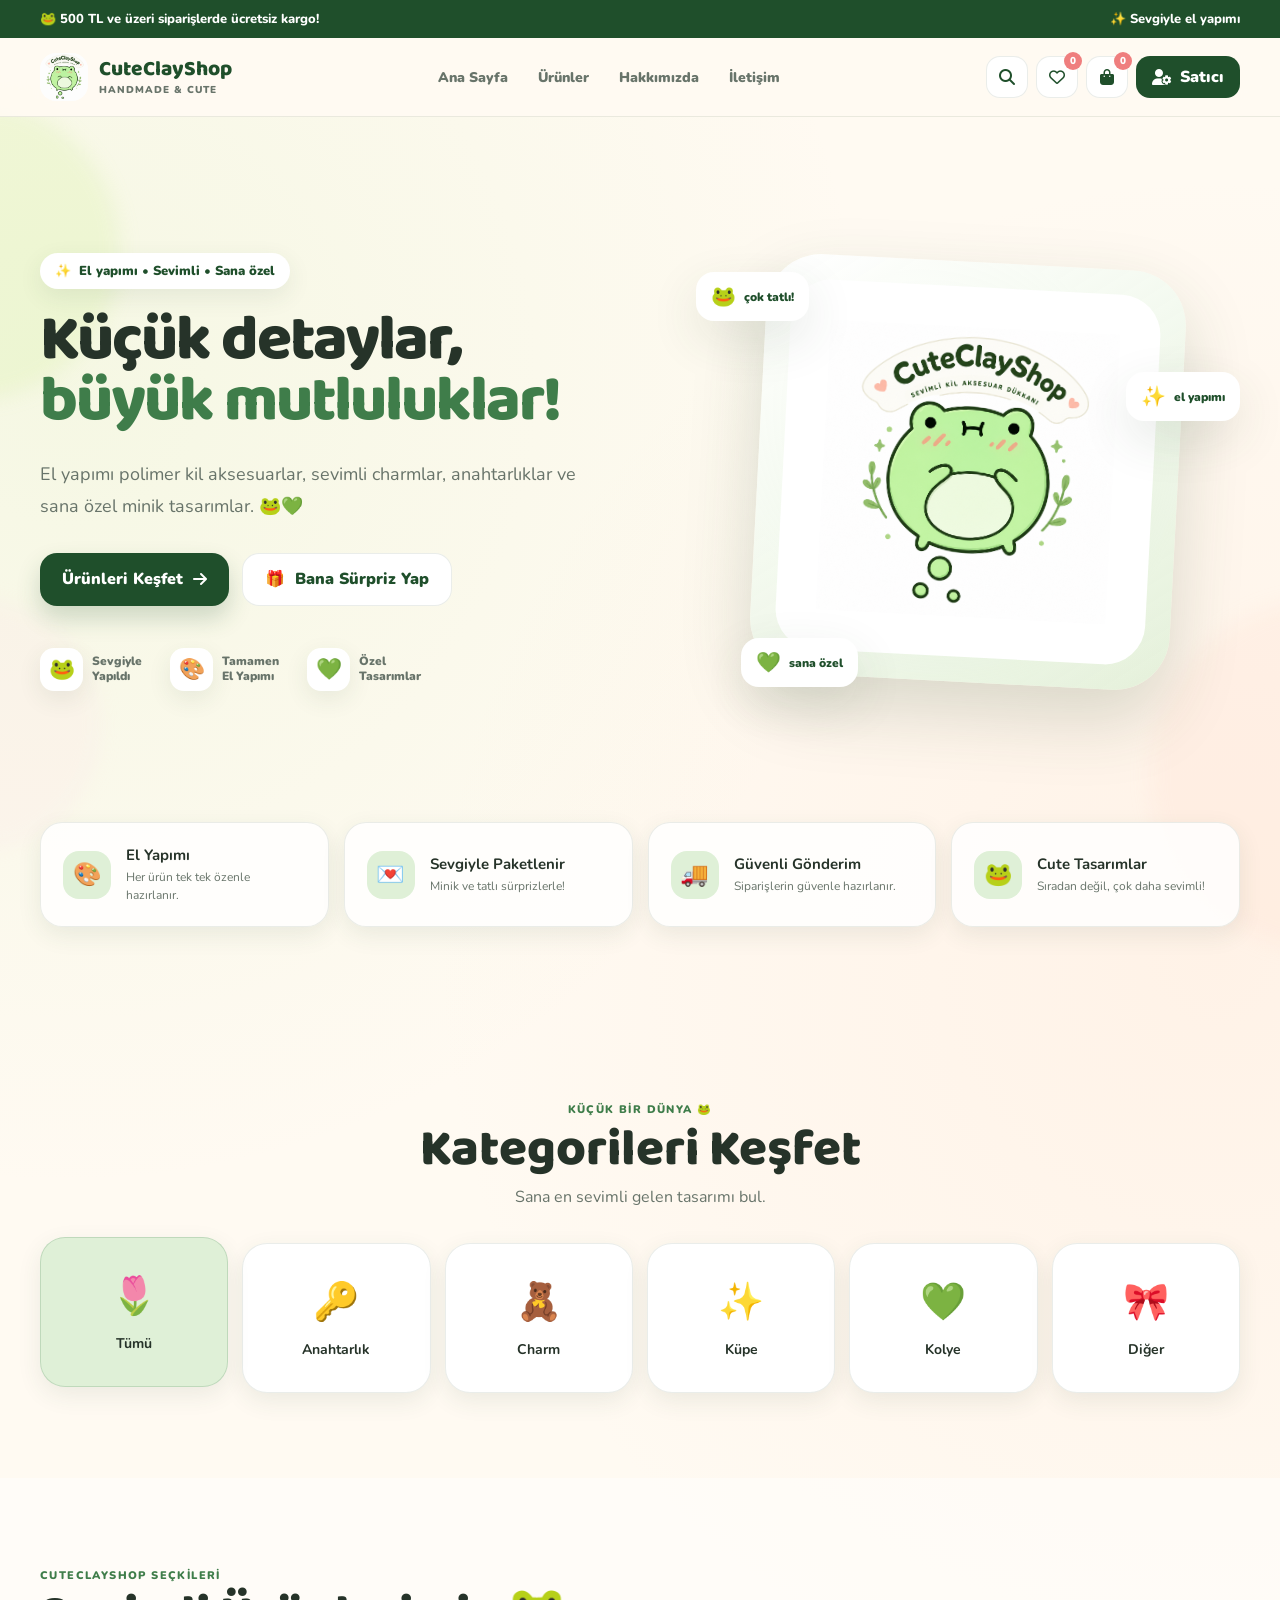
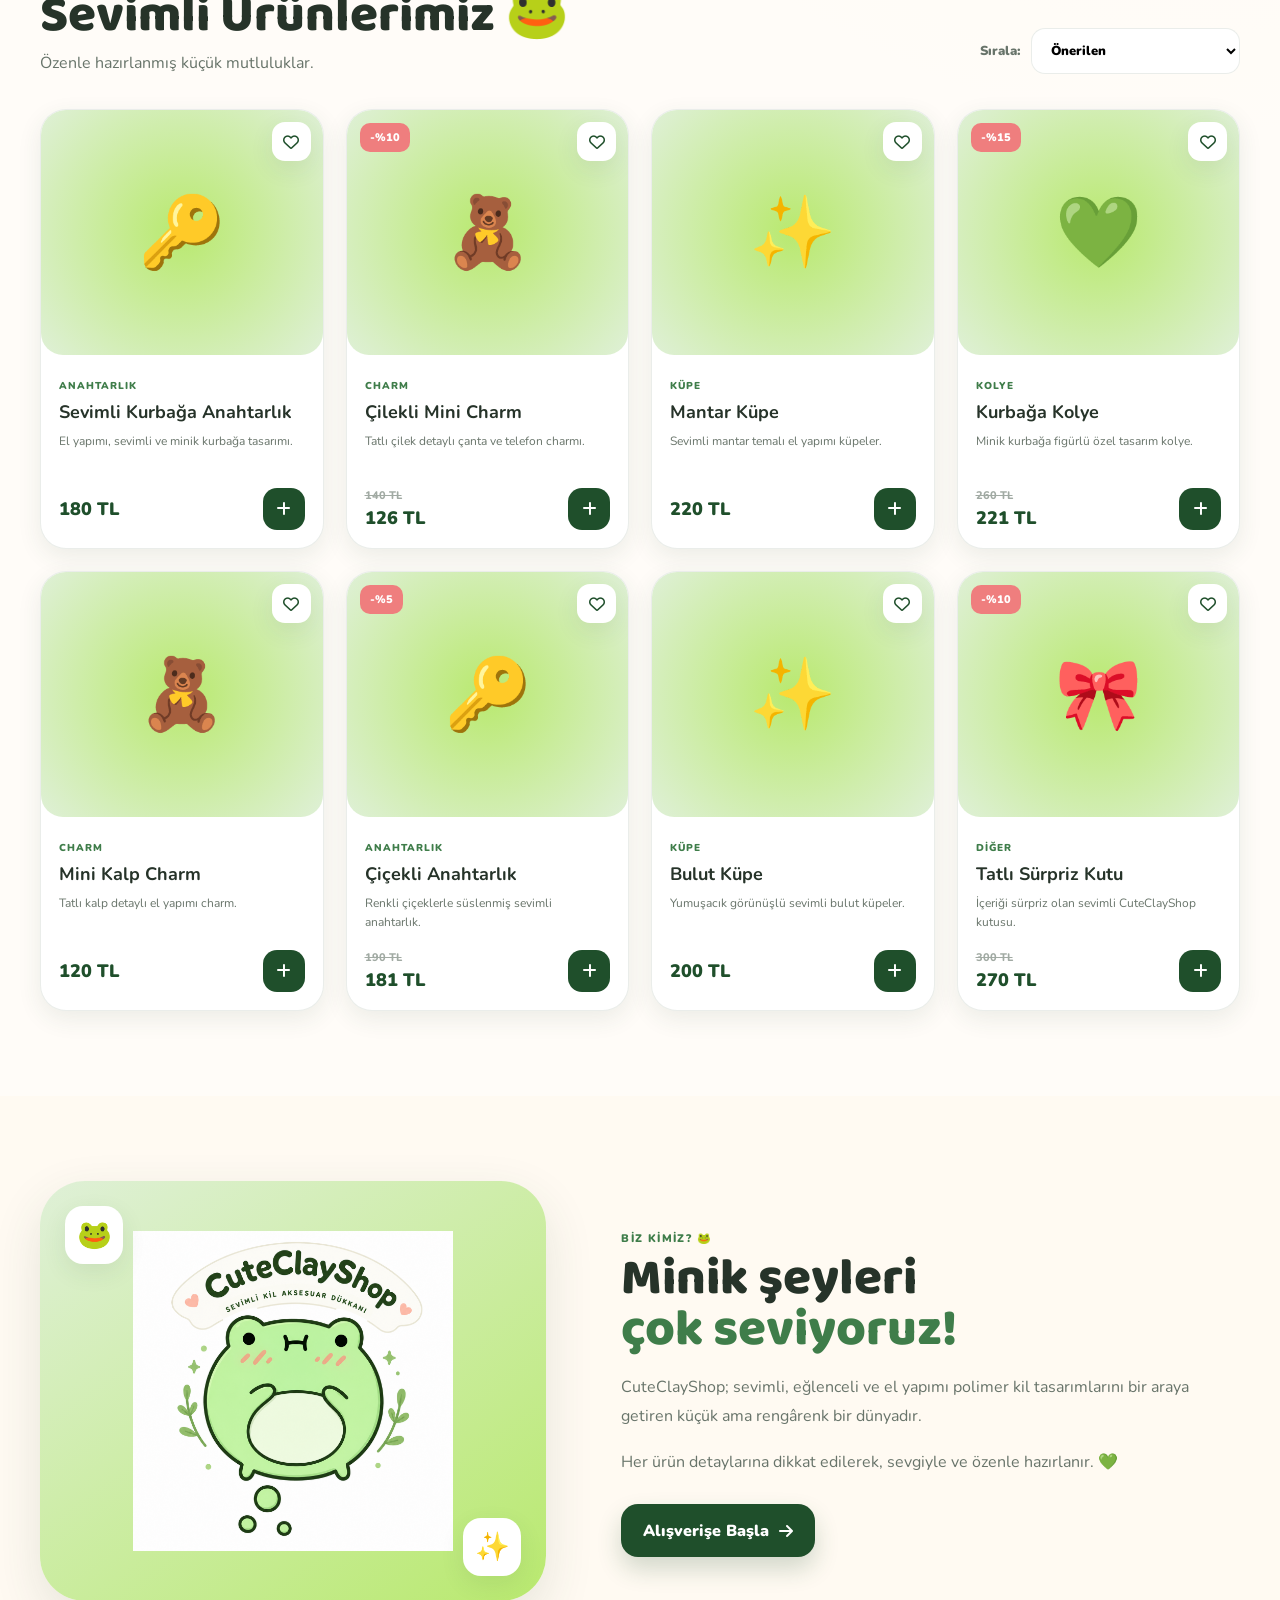
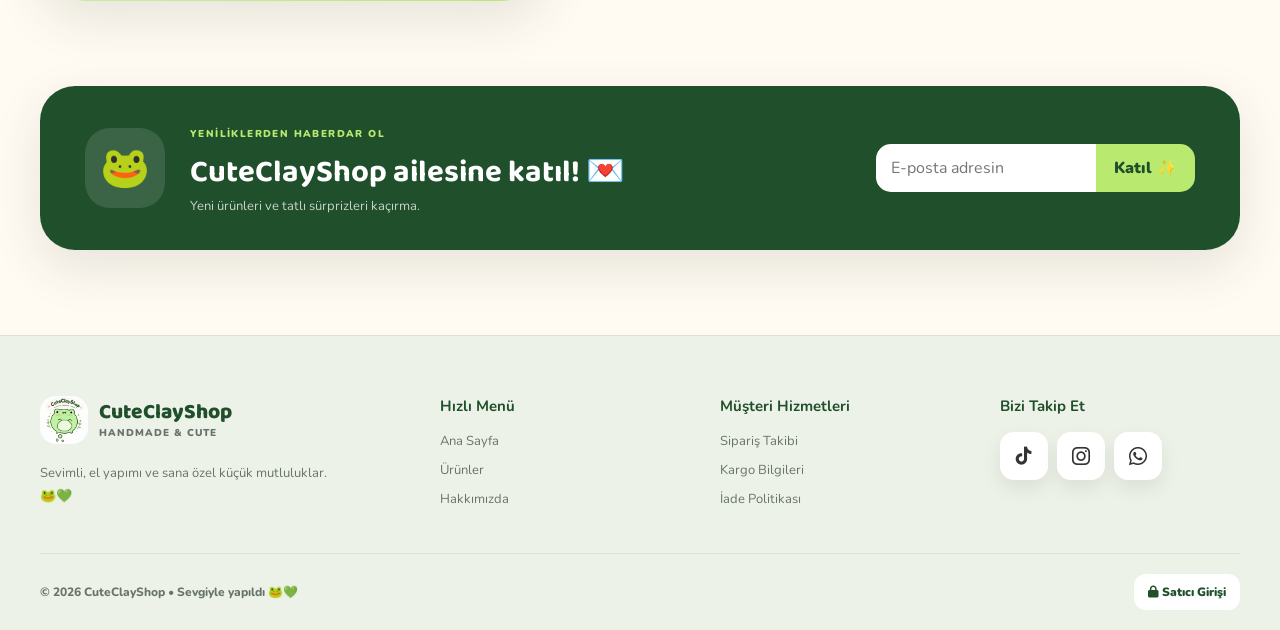
<file: index.html>
<!DOCTYPE html>
<html lang="tr">
<head>
    <meta charset="UTF-8">

    <meta
        name="viewport"
        content="width=device-width, initial-scale=1.0"
    >

    <title>CuteClayShop | Handmade & Cute</title>

    <link
        rel="preconnect"
        href="https://fonts.googleapis.com"
    >

    <link
        rel="preconnect"
        href="https://fonts.gstatic.com"
        crossorigin
    >

    <link
        href="https://fonts.googleapis.com/css2?family=Baloo+2:wght@400;500;600;700;800&family=Nunito:wght@400;500;600;700;800;900&display=swap"
        rel="stylesheet"
    >

    <link
        rel="stylesheet"
        href="https://cdnjs.cloudflare.com/ajax/libs/font-awesome/6.7.2/css/all.min.css"
    >

    <link rel="stylesheet" href="style.css">
</head>

<body>

    <!-- =========================
         ARKA PLAN
    ========================== -->

    <div class="background-shape shape-one"></div>
    <div class="background-shape shape-two"></div>
    <div class="background-shape shape-three"></div>


    <!-- =========================
         ÜST BİLGİ
    ========================== -->

    <div class="announcement-bar">
        <div class="container announcement-content">
            <span>🐸 500 TL ve üzeri siparişlerde ücretsiz kargo!</span>
            <span>✨ Sevgiyle el yapımı</span>
        </div>
    </div>


    <!-- =========================
         HEADER
    ========================== -->

    <header class="site-header">

        <div class="container header-inner">

            <a
                href="#anasayfa"
                class="brand"
            >
                <img
                    src="Sevimli Kil Aksesuar Dükkanı Logosu (4).png"
                    alt="CuteClayShop Logo"
                >

                <div class="brand-text">
                    <strong>CuteClayShop</strong>
                    <span>handmade & cute</span>
                </div>
            </a>


            <nav class="desktop-nav">
                <a href="#anasayfa">Ana Sayfa</a>
                <a href="#urunler">Ürünler</a>
                <a href="#hakkimizda">Hakkımızda</a>
                <a href="#iletisim">İletişim</a>
            </nav>


            <div class="header-actions">

                <button
                    class="header-action"
                    id="searchBtn"
                    type="button"
                    aria-label="Ara"
                >
                    <i class="fa-solid fa-magnifying-glass"></i>
                </button>


                <button
                    class="header-action"
                    id="favoritesBtn"
                    type="button"
                    aria-label="Favoriler"
                >
                    <i class="fa-regular fa-heart"></i>

                    <span
                        class="count-badge"
                        id="favoriteCount"
                    >
                        0
                    </span>
                </button>


                <button
                    class="header-action cart-action"
                    id="cartBtn"
                    type="button"
                    aria-label="Sepet"
                >
                    <i class="fa-solid fa-bag-shopping"></i>

                    <span
                        class="count-badge"
                        id="cartCount"
                    >
                        0
                    </span>
                </button>


                <button
                    class="seller-button"
                    id="sellerOpenBtn"
                    type="button"
                >
                    <i class="fa-solid fa-user-gear"></i>
                    <span>Satıcı</span>
                </button>


                <button
                    class="mobile-menu-button"
                    id="mobileMenuBtn"
                    type="button"
                    aria-label="Menü"
                >
                    <i class="fa-solid fa-bars"></i>
                </button>

            </div>

        </div>

    </header>


    <!-- =========================
         MOBİL MENÜ
    ========================== -->

    <div
        class="mobile-menu-overlay"
        id="mobileMenuOverlay"
    ></div>


    <aside
        class="mobile-menu"
        id="mobileMenu"
    >

        <div class="mobile-menu-top">

            <strong>Menü 🐸</strong>

            <button
                id="closeMobileMenu"
                type="button"
            >
                ✕
            </button>

        </div>


        <a href="#anasayfa" class="mobile-nav-link">🏡 Ana Sayfa</a>
        <a href="#urunler" class="mobile-nav-link">🛍️ Ürünler</a>
        <a href="#hakkimizda" class="mobile-nav-link">🐸 Hakkımızda</a>
        <a href="#iletisim" class="mobile-nav-link">💌 İletişim</a>

    </aside>


    <!-- =========================
         ARAMA
    ========================== -->

    <div
        class="modal search-modal"
        id="searchModal"
    >

        <div class="search-modal-box">

            <button
                class="modal-close"
                data-close="searchModal"
                type="button"
            >
                ✕
            </button>


            <span class="eyebrow">
                NE ARIYORSUN? 🔎
            </span>


            <h2>Sevimli bir şey bulalım!</h2>


            <div class="search-input-wrapper">

                <i class="fa-solid fa-magnifying-glass"></i>

                <input
                    type="text"
                    id="searchInput"
                    placeholder="Örn: kurbağa, charm, anahtarlık..."
                >

            </div>


            <div
                class="search-results"
                id="searchResults"
            ></div>

        </div>

    </div>


    <!-- =========================
         ANA SAYFA
    ========================== -->

    <main id="anasayfa">


        <!-- HERO -->

        <section class="hero-section">

            <div class="container hero-grid">


                <div class="hero-content">

                    <div class="hero-pill">
                        <span>✨</span>
                        El yapımı • Sevimli • Sana özel
                    </div>


                    <h1>
                        Küçük detaylar,
                        <span>büyük mutluluklar!</span>
                    </h1>


                    <p>
                        El yapımı polimer kil aksesuarlar, sevimli charmlar,
                        anahtarlıklar ve sana özel minik tasarımlar. 🐸💚
                    </p>


                    <div class="hero-buttons">

                        <a
                            href="#urunler"
                            class="primary-button"
                        >
                            Ürünleri Keşfet
                            <i class="fa-solid fa-arrow-right"></i>
                        </a>


                        <button
                            class="secondary-button"
                            id="surpriseBtn"
                            type="button"
                        >
                            <span>🎁</span>
                            Bana Sürpriz Yap
                        </button>

                    </div>


                    <div class="hero-stats">

                        <div>
                            <strong>🐸</strong>
                            <span>Sevgiyle<br>Yapıldı</span>
                        </div>

                        <div>
                            <strong>🎨</strong>
                            <span>Tamamen<br>El Yapımı</span>
                        </div>

                        <div>
                            <strong>💚</strong>
                            <span>Özel<br>Tasarımlar</span>
                        </div>

                    </div>

                </div>


                <div class="hero-art">

                    <div class="hero-glow"></div>


                    <div class="hero-main-card">

                        <div class="hero-logo-box">

                            <img
                                src="Sevimli Kil Aksesuar Dükkanı Logosu (4).png"
                                alt="CuteClayShop"
                            >

                        </div>

                    </div>


                    <div class="floating-bubble bubble-one">
                        🐸
                        <span>çok tatlı!</span>
                    </div>


                    <div class="floating-bubble bubble-two">
                        ✨
                        <span>el yapımı</span>
                    </div>


                    <div class="floating-bubble bubble-three">
                        💚
                        <span>sana özel</span>
                    </div>

                </div>


            </div>

        </section>


        <!-- ÖZELLİKLER -->

        <section class="features-section">

            <div class="container features-grid">

                <div class="feature-card">
                    <div class="feature-icon">🎨</div>

                    <div>
                        <h3>El Yapımı</h3>
                        <p>Her ürün tek tek özenle hazırlanır.</p>
                    </div>
                </div>


                <div class="feature-card">
                    <div class="feature-icon">💌</div>

                    <div>
                        <h3>Sevgiyle Paketlenir</h3>
                        <p>Minik ve tatlı sürprizlerle!</p>
                    </div>
                </div>


                <div class="feature-card">
                    <div class="feature-icon">🚚</div>

                    <div>
                        <h3>Güvenli Gönderim</h3>
                        <p>Siparişlerin güvenle hazırlanır.</p>
                    </div>
                </div>


                <div class="feature-card">
                    <div class="feature-icon">🐸</div>

                    <div>
                        <h3>Cute Tasarımlar</h3>
                        <p>Sıradan değil, çok daha sevimli!</p>
                    </div>
                </div>

            </div>

        </section>


        <!-- KATEGORİLER -->

        <section class="categories-section">

            <div class="container">

                <div class="section-heading center-heading">

                    <span class="eyebrow">
                        KÜÇÜK BİR DÜNYA 🐸
                    </span>

                    <h2>Kategorileri Keşfet</h2>

                    <p>
                        Sana en sevimli gelen tasarımı bul.
                    </p>

                </div>


                <div class="category-grid">

                    <button
                        class="category-card active-category"
                        data-category="all"
                        type="button"
                    >
                        <span class="category-emoji">🌷</span>
                        <strong>Tümü</strong>
                    </button>


                    <button
                        class="category-card"
                        data-category="Anahtarlık"
                        type="button"
                    >
                        <span class="category-emoji">🔑</span>
                        <strong>Anahtarlık</strong>
                    </button>


                    <button
                        class="category-card"
                        data-category="Charm"
                        type="button"
                    >
                        <span class="category-emoji">🧸</span>
                        <strong>Charm</strong>
                    </button>


                    <button
                        class="category-card"
                        data-category="Küpe"
                        type="button"
                    >
                        <span class="category-emoji">✨</span>
                        <strong>Küpe</strong>
                    </button>


                    <button
                        class="category-card"
                        data-category="Kolye"
                        type="button"
                    >
                        <span class="category-emoji">💚</span>
                        <strong>Kolye</strong>
                    </button>


                    <button
                        class="category-card"
                        data-category="Diğer"
                        type="button"
                    >
                        <span class="category-emoji">🎀</span>
                        <strong>Diğer</strong>
                    </button>

                </div>

            </div>

        </section>


        <!-- ÜRÜNLER -->

        <section
            class="products-section"
            id="urunler"
        >

            <div class="container">

                <div class="section-heading products-heading">

                    <div>

                        <span class="eyebrow">
                            CUTECLAYSHOP SEÇKİLERİ
                        </span>

                        <h2>Sevimli Ürünlerimiz 🐸</h2>

                        <p>
                            Özenle hazırlanmış küçük mutluluklar.
                        </p>

                    </div>


                    <div class="sort-wrapper">

                        <label for="sortSelect">
                            Sırala:
                        </label>

                        <select id="sortSelect">
                            <option value="default">Önerilen</option>
                            <option value="low">Fiyat: Düşükten Yükseğe</option>
                            <option value="high">Fiyat: Yüksekten Düşüğe</option>
                            <option value="new">En Yeniler</option>
                        </select>

                    </div>

                </div>


                <div
                    class="product-grid"
                    id="productGrid"
                ></div>


                <div
                    class="empty-state hidden"
                    id="emptyProducts"
                >
                    <div>🐸</div>
                    <h3>Burada henüz ürün yok!</h3>
                    <p>Yeni tatlı ürünler yakında eklenecek.</p>
                </div>

            </div>

        </section>


        <!-- HAKKIMIZDA -->

        <section
            class="about-section"
            id="hakkimizda"
        >

            <div class="container about-grid">

                <div class="about-image-card">

                    <div class="about-image-decoration decoration-a">
                        🐸
                    </div>

                    <div class="about-image-decoration decoration-b">
                        ✨
                    </div>


                    <img
                        src="Sevimli Kil Aksesuar Dükkanı Logosu (4).png"
                        alt="CuteClayShop"
                    >

                </div>


                <div class="about-content">

                    <span class="eyebrow">
                        BİZ KİMİZ? 🐸
                    </span>


                    <h2>
                        Minik şeyleri
                        <span>çok seviyoruz!</span>
                    </h2>


                    <p>
                        CuteClayShop; sevimli, eğlenceli ve el yapımı
                        polimer kil tasarımlarını bir araya getiren
                        küçük ama rengârenk bir dünyadır.
                    </p>


                    <p>
                        Her ürün detaylarına dikkat edilerek,
                        sevgiyle ve özenle hazırlanır. 💚
                    </p>


                    <button
                        class="primary-button"
                        id="aboutShopBtn"
                        type="button"
                    >
                        Alışverişe Başla
                        <i class="fa-solid fa-arrow-right"></i>
                    </button>

                </div>

            </div>

        </section>


        <!-- NEWSLETTER -->

        <section class="newsletter-section">

            <div class="container newsletter-box">

                <div class="newsletter-icon">
                    🐸
                </div>


                <div class="newsletter-content">

                    <span>YENİLİKLERDEN HABERDAR OL</span>

                    <h2>
                        CuteClayShop ailesine katıl! 💌
                    </h2>

                    <p>
                        Yeni ürünleri ve tatlı sürprizleri kaçırma.
                    </p>

                </div>


                <form id="newsletterForm">

                    <input
                        type="email"
                        id="newsletterEmail"
                        placeholder="E-posta adresin"
                        required
                    >

                    <button type="submit">
                        Katıl ✨
                    </button>

                </form>

            </div>

        </section>

    </main>


    <!-- =========================
         FOOTER
    ========================== -->

    <footer
        class="site-footer"
        id="iletisim"
    >

        <div class="container footer-grid">


            <div class="footer-brand">

                <div class="brand footer-logo">

                    <img
                        src="Sevimli Kil Aksesuar Dükkanı Logosu (4).png"
                        alt="CuteClayShop"
                    >

                    <div class="brand-text">
                        <strong>CuteClayShop</strong>
                        <span>handmade & cute</span>
                    </div>

                </div>


                <p>
                    Sevimli, el yapımı ve sana özel küçük mutluluklar. 🐸💚
                </p>

            </div>


            <div class="footer-column">

                <h3>Hızlı Menü</h3>

                <a href="#anasayfa">Ana Sayfa</a>
                <a href="#urunler">Ürünler</a>
                <a href="#hakkimizda">Hakkımızda</a>

            </div>


            <div class="footer-column">

                <h3>Müşteri Hizmetleri</h3>

                <button
                    class="footer-text-button"
                    id="orderTrackingBtn"
                    type="button"
                >
                    Sipariş Takibi
                </button>

                <button
                    class="footer-text-button"
                    id="shippingInfoBtn"
                    type="button"
                >
                    Kargo Bilgileri
                </button>

                <button
                    class="footer-text-button"
                    id="returnPolicyBtn"
                    type="button"
                >
                    İade Politikası
                </button>

            </div>


            <div class="footer-column">

                <h3>Bizi Takip Et</h3>

                <div class="social-buttons">

                    <a
                        class="social-button"
                        href="https://www.tiktok.com/@cuteclayshop?_r=1&_t=ZS-99Enxvj0Cvd"
                        target="_blank"
                        rel="noopener"
                        aria-label="TikTok"
                    >
                        <i class="fa-brands fa-tiktok"></i>
                    </a>


                    <button
                        class="social-button"
                        id="instagramBtn"
                        type="button"
                        aria-label="Instagram"
                    >
                        <i class="fa-brands fa-instagram"></i>
                    </button>


                    <button
                        class="social-button"
                        id="whatsappBtn"
                        type="button"
                        aria-label="WhatsApp"
                    >
                        <i class="fa-brands fa-whatsapp"></i>
                    </button>

                </div>

            </div>

        </div>


        <div class="container footer-bottom">

            <span>
                © 2026 CuteClayShop • Sevgiyle yapıldı 🐸💚
            </span>


            <button
                id="footerSellerBtn"
                type="button"
            >
                <i class="fa-solid fa-lock"></i>
                Satıcı Girişi
            </button>

        </div>

    </footer>


    <!-- =========================
         SEPET
    ========================== -->

    <div
        class="cart-overlay"
        id="cartOverlay"
    ></div>


    <aside
        class="cart-sidebar"
        id="cartSidebar"
    >

        <div class="cart-header">

            <div>
                <span class="eyebrow">ALIŞVERİŞİN 🐸</span>
                <h2>Sepetin</h2>
            </div>


            <button
                id="closeCart"
                type="button"
            >
                ✕
            </button>

        </div>


        <div
            class="cart-items"
            id="cartItems"
        ></div>


        <div
            class="cart-empty"
            id="cartEmpty"
        >
            <div>🛒</div>
            <h3>Sepetin şu an boş!</h3>
            <p>Biraz sevimli ürün eklemeye ne dersin?</p>
        </div>


        <div class="cart-footer">

            <div class="coupon-box">

                <input
                    type="text"
                    id="couponInput"
                    placeholder="İndirim kodu"
                >

                <button
                    id="applyCoupon"
                    type="button"
                >
                    Uygula
                </button>

            </div>


            <div class="cart-price-row">
                <span>Ara Toplam</span>
                <strong id="cartSubtotal">0 TL</strong>
            </div>


            <div class="cart-price-row">
                <span>İndirim</span>
                <strong id="cartDiscount">0 TL</strong>
            </div>


            <div class="cart-price-row total-row">
                <span>Toplam</span>
                <strong id="cartTotal">0 TL</strong>
            </div>


            <button
                class="checkout-button"
                id="checkoutBtn"
                type="button"
            >
                Ödemeye Geç 💳
            </button>

        </div>

    </aside>


    <!-- FAVORİLER -->

    <div
        class="modal"
        id="favoritesModal"
    >

        <div class="modal-box favorites-box">

            <button
                class="modal-close"
                data-close="favoritesModal"
                type="button"
            >
                ✕
            </button>


            <span class="eyebrow">
                SENİN SEÇTİKLERİN 💚
            </span>


            <h2>Favorilerim</h2>


            <div
                class="favorite-list"
                id="favoriteList"
            ></div>

        </div>

    </div>


    <!-- ÜRÜN DETAY -->

    <div
        class="modal"
        id="productModal"
    >

        <div class="modal-box product-detail-modal">

            <button
                class="modal-close"
                data-close="productModal"
                type="button"
            >
                ✕
            </button>


            <div
                id="quickProductContent"
                class="quick-product-content"
            ></div>

        </div>

    </div>


    <!-- ÖDEME -->

    <div
        class="modal"
        id="checkoutModal"
    >

        <div class="modal-box checkout-modal-box">

            <button
                class="modal-close"
                data-close="checkoutModal"
                type="button"
            >
                ✕
            </button>


            <span class="eyebrow">
                SON BİR ADIM 🐸
            </span>


            <h2>Sipariş Bilgileri</h2>


            <form id="checkoutForm">

                <div class="form-row">

                    <div class="form-group">
                        <label for="customerName">Ad Soyad</label>

                        <input
                            type="text"
                            id="customerName"
                            required
                        >
                    </div>


                    <div class="form-group">
                        <label for="customerPhone">Telefon</label>

                        <input
                            type="tel"
                            id="customerPhone"
                            required
                        >
                    </div>

                </div>


                <div class="form-group">
                    <label for="customerEmail">E-posta</label>

                    <input
                        type="email"
                        id="customerEmail"
                        required
                    >
                </div>


                <div class="form-group">
                    <label for="customerAddress">Teslimat Adresi</label>

                    <textarea
                        id="customerAddress"
                        required
                    ></textarea>
                </div>


                <div class="payment-area">

                    <h3>Ödeme Yöntemi</h3>


                    <label class="payment-option active-payment">

                        <input
                            type="radio"
                            name="payment"
                            value="Kapıda Ödeme"
                            checked
                        >

                        <span>💵 Kapıda Ödeme</span>

                    </label>


                    <label class="payment-option">

                        <input
                            type="radio"
                            name="payment"
                            value="Kart ile Ödeme"
                        >

                        <span>💳 Kart ile Ödeme</span>

                    </label>

                </div>


                <div
                    class="card-info hidden"
                    id="cardInfo"
                >

                    <div class="form-group">
                        <label for="cardName">Kart Üzerindeki İsim</label>
                        <input type="text" id="cardName">
                    </div>


                    <div class="form-group">
                        <label for="cardNumber">Kart Numarası</label>

                        <input
                            type="text"
                            id="cardNumber"
                            maxlength="19"
                            placeholder="0000 0000 0000 0000"
                        >
                    </div>


                    <div class="form-row">

                        <div class="form-group">
                            <label for="cardDate">Son Kullanma</label>

                            <input
                                type="text"
                                id="cardDate"
                                placeholder="AA/YY"
                            >
                        </div>


                        <div class="form-group">
                            <label for="cardCVV">CVV</label>

                            <input
                                type="password"
                                id="cardCVV"
                                maxlength="3"
                            >
                        </div>

                    </div>

                </div>


                <button
                    class="complete-order-button"
                    type="submit"
                >
                    Siparişi Tamamla 🐸💚
                </button>

            </form>

        </div>

    </div>


    <!-- SATICI GİRİŞ -->

    <div
        class="modal"
        id="sellerLoginModal"
    >

        <div class="modal-box seller-login-box">

            <button
                class="modal-close"
                data-close="sellerLoginModal"
                type="button"
            >
                ✕
            </button>


            <img
                class="seller-login-logo"
                src="Sevimli Kil Aksesuar Dükkanı Logosu (4).png"
                alt="CuteClayShop"
            >


            <span class="eyebrow">
                SADECE MAĞAZA SAHİBİ 🐸
            </span>


            <h2>Satıcı Girişi</h2>


            <p>
                CuteClayShop yönetim paneline giriş yap.
            </p>


            <form id="sellerLoginForm">

                <div class="form-group">

                    <label for="sellerUsername">
                        Kullanıcı Adı
                    </label>

                    <input
                        type="text"
                        id="sellerUsername"
                        required
                    >

                </div>


                <div class="form-group">

                    <label for="sellerPassword">
                        Şifre
                    </label>

                    <input
                        type="password"
                        id="sellerPassword"
                        required
                    >

                </div>


                <button
                    class="seller-login-submit"
                    type="submit"
                >
                    Yönetim Paneline Gir →
                </button>

            </form>

        </div>

    </div>


    <!-- =========================
         SATICI PANELİ
    ========================== -->

    <div
        class="seller-dashboard"
        id="sellerDashboard"
    >

        <aside class="dashboard-sidebar">


            <div class="dashboard-brand">

                <img
                    src="Sevimli Kil Aksesuar Dükkanı Logosu (4).png"
                    alt="CuteClayShop"
                >

                <strong>CuteClayShop</strong>

            </div>


            <div class="dashboard-owner">

                <div class="owner-avatar">🐸</div>

                <div>
                    <strong>Mağaza Sahibi</strong>
                    <span>Yönetici</span>
                </div>

            </div>


            <div class="dashboard-menu">

                <button
                    class="dashboard-nav active-dashboard-nav"
                    data-panel="overview"
                    type="button"
                >
                    📊 Genel Bakış
                </button>


                <button
                    class="dashboard-nav"
                    data-panel="products"
                    type="button"
                >
                    🛍️ Ürünler
                </button>


                <button
                    class="dashboard-nav"
                    data-panel="orders"
                    type="button"
                >
                    📦 Siparişler
                </button>


                <button
                    class="dashboard-nav"
                    data-panel="discounts"
                    type="button"
                >
                    🏷️ İndirimler
                </button>


                <!-- =========================
                     YENİ AYARLAR KATEGORİSİ
                ========================== -->

                <button
                    class="dashboard-nav"
                    data-panel="settings"
                    type="button"
                >
                    ⚙️ Ayarlar
                </button>

            </div>


            <div class="dashboard-sidebar-bottom">

                <button
                    id="goShopBtn"
                    type="button"
                >
                    🏡 Mağazaya Dön
                </button>


                <button
                    id="sellerLogoutBtn"
                    type="button"
                >
                    🚪 Çıkış Yap
                </button>

            </div>

        </aside>


        <main class="dashboard-main">


            <!-- GENEL BAKIŞ -->

            <section
                class="dashboard-panel active-panel"
                id="overviewPanel"
            >

                <div class="dashboard-title-row">

                    <div>
                        <span class="eyebrow">HOŞ GELDİN 🐸</span>
                        <h1>CuteClayShop Yönetimi</h1>
                    </div>


                    <button
                        class="dashboard-add-button"
                        id="quickAddProduct"
                        type="button"
                    >
                        + Yeni Ürün
                    </button>

                </div>


                <div class="stats-grid">

                    <div class="stat-card">
                        <span>🛍️</span>

                        <div>
                            <small>Toplam Ürün</small>
                            <strong id="statProducts">0</strong>
                        </div>
                    </div>


                    <div class="stat-card">
                        <span>📦</span>

                        <div>
                            <small>Siparişler</small>
                            <strong id="statOrders">0</strong>
                        </div>
                    </div>


                    <div class="stat-card">
                        <span>💰</span>

                        <div>
                            <small>Toplam Kazanç</small>
                            <strong id="statRevenue">0 TL</strong>
                        </div>
                    </div>

                </div>


                <div class="dashboard-card">

                    <h2>Son Siparişler 📦</h2>

                    <div id="recentOrders"></div>

                </div>

            </section>


            <!-- ÜRÜNLER -->

            <section
                class="dashboard-panel"
                id="productsPanel"
            >

                <div class="dashboard-title-row">

                    <div>
                        <span class="eyebrow">ÜRÜN YÖNETİMİ</span>
                        <h1>Ürünlerim 🛍️</h1>
                    </div>


                    <button
                        class="dashboard-add-button"
                        id="addProductBtn"
                        type="button"
                    >
                        + Yeni Ürün Ekle
                    </button>

                </div>


                <div
                    class="seller-product-grid"
                    id="sellerProductGrid"
                ></div>

            </section>


            <!-- SİPARİŞLER -->

            <section
                class="dashboard-panel"
                id="ordersPanel"
            >

                <div class="dashboard-title-row">

                    <div>
                        <span class="eyebrow">MÜŞTERİ SİPARİŞLERİ</span>
                        <h1>Siparişler 📦</h1>
                    </div>

                </div>


                <div
                    class="seller-orders-list"
                    id="sellerOrdersList"
                ></div>

            </section>


            <!-- İNDİRİMLER -->

            <section
                class="dashboard-panel"
                id="discountsPanel"
            >

                <div class="dashboard-title-row">

                    <div>
                        <span class="eyebrow">KAMPANYALAR</span>
                        <h1>İndirim Yönetimi 🏷️</h1>
                    </div>

                </div>


                <div class="discount-management">

                    <div class="dashboard-card">

                        <h2>Kupon Oluştur 🎟️</h2>


                        <form id="couponForm">

                            <div class="form-group">

                                <label for="newCouponCode">
                                    Kupon Kodu
                                </label>

                                <input
                                    type="text"
                                    id="newCouponCode"
                                    placeholder="Örn: CUTE10"
                                    required
                                >

                            </div>


                            <div class="form-group">

                                <label for="newCouponPercent">
                                    İndirim Yüzdesi
                                </label>

                                <input
                                    type="number"
                                    id="newCouponPercent"
                                    min="1"
                                    max="100"
                                    required
                                >

                            </div>


                            <button
                                class="dashboard-save-button"
                                type="submit"
                            >
                                Kupon Oluştur ✨
                            </button>

                        </form>

                    </div>


                    <div class="dashboard-card">

                        <h2>Aktif Kuponlar</h2>

                        <div id="couponList"></div>

                    </div>

                </div>

            </section>


            <!-- =========================
                 AYARLAR
                 İNDİRİMLERİN ALTINDA
            ========================== -->

            <section
                class="dashboard-panel"
                id="settingsPanel"
            >

                <div class="dashboard-title-row">

                    <div>
                        <span class="eyebrow">MAĞAZA HESABI ⚙️</span>
                        <h1>Ayarlar</h1>

                        <p>
                            Satıcı hesabının kullanıcı adı ve şifresini
                            buradan değiştirebilirsin.
                        </p>
                    </div>

                </div>


                <div class="dashboard-card">

                    <h2>Hesap Bilgileri 🔐</h2>


                    <form id="sellerSettingsForm">


                        <div class="form-group">

                            <label for="settingsUsername">
                                Yeni Kullanıcı Adı
                            </label>

                            <input
                                type="text"
                                id="settingsUsername"
                                placeholder="Yeni kullanıcı adı"
                                autocomplete="username"
                                required
                            >

                        </div>


                        <div class="form-group">

                            <label for="settingsCurrentPassword">
                                Mevcut Şifre
                            </label>

                            <input
                                type="password"
                                id="settingsCurrentPassword"
                                placeholder="Mevcut şifren"
                                autocomplete="current-password"
                                required
                            >

                        </div>


                        <div class="form-group">

                            <label for="settingsNewPassword">
                                Yeni Şifre
                            </label>

                            <input
                                type="password"
                                id="settingsNewPassword"
                                placeholder="Yeni şifre"
                                autocomplete="new-password"
                                required
                            >

                        </div>


                        <div class="form-group">

                            <label for="settingsNewPasswordConfirm">
                                Yeni Şifre Tekrar
                            </label>

                            <input
                                type="password"
                                id="settingsNewPasswordConfirm"
                                placeholder="Yeni şifreyi tekrar yaz"
                                autocomplete="new-password"
                                required
                            >

                        </div>


                        <button
                            class="dashboard-save-button"
                            id="saveSellerSettings"
                            type="submit"
                        >
                            💾 Değişiklikleri Kaydet
                        </button>


                    </form>

                </div>

            </section>

        </main>

    </div>


    <!-- ÜRÜN EKLEME -->

    <div
        class="modal"
        id="productFormModal"
    >

        <div class="modal-box product-form-modal-box">

            <button
                class="modal-close"
                data-close="productFormModal"
                type="button"
            >
                ✕
            </button>


            <span class="eyebrow">
                ÜRÜN YÖNETİMİ 🐸
            </span>


            <h2 id="productFormTitle">
                Yeni Ürün Ekle
            </h2>


            <form id="productForm">

                <input
                    type="hidden"
                    id="editingProductId"
                >


                <div class="image-upload-area">

                    <input
                        type="file"
                        id="productImageInput"
                        accept="image/*"
                    >


                    <label
                        for="productImageInput"
                        id="imagePreview"
                    >
                        <span>🖼️</span>
                        <strong>Ürün Fotoğrafı Yükle</strong>
                        <small>Gerçek ürün fotoğrafını seç</small>
                    </label>

                </div>


                <div class="form-row">

                    <div class="form-group">

                        <label for="productName">
                            Ürün Adı
                        </label>

                        <input
                            type="text"
                            id="productName"
                            required
                        >

                    </div>


                    <div class="form-group">

                        <label for="productCategory">
                            Kategori
                        </label>

                        <select id="productCategory">
                            <option value="Anahtarlık">Anahtarlık</option>
                            <option value="Charm">Charm</option>
                            <option value="Küpe">Küpe</option>
                            <option value="Kolye">Kolye</option>
                            <option value="Diğer">Diğer</option>
                        </select>

                    </div>

                </div>


                <div class="form-group">

                    <label for="productDescription">
                        Açıklama
                    </label>

                    <textarea
                        id="productDescription"
                        required
                    ></textarea>

                </div>


                <div class="form-row">

                    <div class="form-group">

                        <label for="productPrice">
                            Fiyat (TL)
                        </label>

                        <input
                            type="number"
                            id="productPrice"
                            min="0"
                            required
                        >

                    </div>


                    <div class="form-group">

                        <label for="productDiscount">
                            İndirim (%)
                        </label>

                        <input
                            type="number"
                            id="productDiscount"
                            min="0"
                            max="100"
                            value="0"
                        >

                    </div>

                </div>


                <button
                    class="save-product-button"
                    type="submit"
                >
                    Ürünü Kaydet 🐸💚
                </button>

            </form>

        </div>

    </div>


    <!-- BİLGİ MODALI -->

    <div
        class="modal"
        id="infoModal"
    >

        <div class="modal-box info-modal-box">

            <button
                class="modal-close"
                data-close="infoModal"
                type="button"
            >
                ✕
            </button>


            <div id="infoModalContent"></div>

        </div>

    </div>


    <!-- TOAST -->

    <div
        class="toast"
        id="toast"
    >

        <span id="toastIcon">🐸</span>

        <p id="toastText"></p>

    </div>


    <script src="script.js"></script>

</body>
</html>
</file>
<file: style.css>
:root {
    --cream: #fffaf2;
    --cream-dark: #f7efe3;
    --white: #ffffff;
    --green: #3f7d4a;
    --green-dark: #1f4f2b;
    --green-soft: #dff0d7;
    --lime: #b9e96f;
    --peach: #ffd5bd;
    --pink: #ffdce7;
    --yellow: #fff1a8;
    --text: #263329;
    --text-soft: #68746a;
    --border: rgba(50, 80, 55, 0.1);
    --shadow: 0 18px 50px rgba(48, 75, 52, 0.12);
    --shadow-small: 0 8px 25px rgba(48, 75, 52, 0.09);
    --radius: 28px;
    --container: 1200px;
}

* {
    box-sizing: border-box;
    margin: 0;
    padding: 0;
}

html {
    scroll-behavior: smooth;
}

body {
    min-width: 320px;
    overflow-x: hidden;
    background:
        radial-gradient(circle at 5% 10%, rgba(201, 236, 161, 0.18), transparent 22%),
        radial-gradient(circle at 95% 25%, rgba(255, 211, 187, 0.2), transparent 25%),
        var(--cream);
    color: var(--text);
    font-family: "Nunito", sans-serif;
}

body.modal-open {
    overflow: hidden;
}

button,
input,
textarea,
select {
    font: inherit;
}

button {
    border: none;
    cursor: pointer;
}

a {
    color: inherit;
    text-decoration: none;
}

img {
    display: block;
    max-width: 100%;
}

.hidden {
    display: none !important;
}

.container {
    width: min(calc(100% - 40px), var(--container));
    margin: 0 auto;
}

.background-shape {
    position: fixed;
    z-index: -2;
    border-radius: 50%;
    pointer-events: none;
    filter: blur(10px);
}

.shape-one {
    width: 300px;
    height: 300px;
    top: 100px;
    left: -180px;
    background: rgba(185, 233, 111, 0.15);
}

.shape-two {
    width: 350px;
    height: 350px;
    top: 600px;
    right: -220px;
    background: rgba(255, 213, 189, 0.16);
}

.shape-three {
    width: 250px;
    height: 250px;
    bottom: 50px;
    left: -150px;
    background: rgba(255, 220, 231, 0.18);
}

/* =========================
   ANNOUNCEMENT
========================= */

.announcement-bar {
    background: var(--green-dark);
    color: white;
    font-size: 13px;
    font-weight: 800;
}

.announcement-content {
    min-height: 38px;
    display: flex;
    align-items: center;
    justify-content: space-between;
    gap: 20px;
}

/* =========================
   HEADER
========================= */

.site-header {
    position: sticky;
    top: 0;
    z-index: 100;
    background: rgba(255, 250, 242, 0.92);
    backdrop-filter: blur(16px);
    border-bottom: 1px solid var(--border);
}

.header-inner {
    min-height: 78px;
    display: flex;
    align-items: center;
    justify-content: space-between;
    gap: 30px;
}

.brand {
    min-width: max-content;
    display: flex;
    align-items: center;
    gap: 11px;
}

.brand img {
    width: 48px;
    height: 48px;
    object-fit: contain;
    border-radius: 16px;
}

.brand-text {
    display: flex;
    flex-direction: column;
    line-height: 1;
    gap: 5px;
}

.brand-text strong {
    color: var(--green-dark);
    font-family: "Baloo 2", sans-serif;
    font-size: 21px;
    font-weight: 800;
}

.brand-text span {
    color: var(--text-soft);
    font-size: 10px;
    font-weight: 900;
    letter-spacing: 1px;
    text-transform: uppercase;
}

.desktop-nav {
    display: flex;
    align-items: center;
    gap: 30px;
}

.desktop-nav a {
    position: relative;
    color: var(--text-soft);
    font-size: 14px;
    font-weight: 900;
}

.desktop-nav a::after {
    position: absolute;
    width: 0;
    height: 3px;
    left: 0;
    bottom: -8px;
    content: "";
    border-radius: 20px;
    background: var(--lime);
    transition: 0.25s ease;
}

.desktop-nav a:hover {
    color: var(--green-dark);
}

.desktop-nav a:hover::after {
    width: 100%;
}

.header-actions {
    display: flex;
    align-items: center;
    gap: 8px;
}

.header-action,
.mobile-menu-button {
    position: relative;
    width: 42px;
    height: 42px;
    display: grid;
    place-items: center;
    border-radius: 14px;
    background: white;
    color: var(--green-dark);
    border: 1px solid var(--border);
    transition: 0.25s ease;
}

.header-action:hover,
.mobile-menu-button:hover {
    transform: translateY(-2px);
    background: var(--green-soft);
}

.count-badge {
    position: absolute;
    min-width: 18px;
    height: 18px;
    padding: 0 4px;
    top: -5px;
    right: -5px;
    display: grid;
    place-items: center;
    border-radius: 50px;
    background: #ef7e7e;
    color: white;
    font-size: 10px;
    font-weight: 900;
}

.seller-button {
    height: 42px;
    padding: 0 16px;
    display: flex;
    align-items: center;
    gap: 8px;
    border-radius: 14px;
    background: var(--green-dark);
    color: white;
    font-weight: 900;
}

.seller-button:hover {
    background: var(--green);
}

.mobile-menu-button {
    display: none;
}

/* =========================
   MOBILE MENU
========================= */

.mobile-menu-overlay {
    position: fixed;
    z-index: 120;
    inset: 0;
    opacity: 0;
    visibility: hidden;
    background: rgba(20, 35, 24, 0.35);
    transition: 0.3s ease;
}

.mobile-menu-overlay.active {
    opacity: 1;
    visibility: visible;
}

.mobile-menu {
    position: fixed;
    z-index: 130;
    width: min(320px, 85vw);
    height: 100vh;
    top: 0;
    left: -110%;
    padding: 25px;
    display: flex;
    flex-direction: column;
    gap: 10px;
    background: var(--cream);
    box-shadow: var(--shadow);
    transition: 0.35s ease;
}

.mobile-menu.active {
    left: 0;
}

.mobile-menu-top {
    margin-bottom: 20px;
    display: flex;
    align-items: center;
    justify-content: space-between;
}

.mobile-menu-top strong {
    color: var(--green-dark);
    font-family: "Baloo 2", sans-serif;
    font-size: 25px;
}

.mobile-menu-top button {
    width: 40px;
    height: 40px;
    border-radius: 13px;
    background: white;
    color: var(--green-dark);
}

.mobile-nav-link {
    padding: 15px;
    border-radius: 15px;
    font-weight: 900;
    color: var(--text);
}

.mobile-nav-link:hover {
    background: var(--green-soft);
}

/* =========================
   HERO
========================= */

.hero-section {
    padding: 70px 0 65px;
}

.hero-grid {
    min-height: 570px;
    display: grid;
    grid-template-columns: 1.05fr 0.95fr;
    align-items: center;
    gap: 55px;
}

.hero-content {
    position: relative;
    z-index: 2;
}

.hero-pill {
    width: fit-content;
    margin-bottom: 22px;
    padding: 9px 15px;
    display: flex;
    align-items: center;
    gap: 8px;
    border-radius: 100px;
    background: white;
    color: var(--green-dark);
    box-shadow: var(--shadow-small);
    font-size: 13px;
    font-weight: 900;
}

.hero-content h1 {
    max-width: 670px;
    font-family: "Baloo 2", sans-serif;
    font-size: clamp(48px, 5vw, 78px);
    line-height: 0.95;
    font-weight: 800;
    letter-spacing: -2px;
}

.hero-content h1 span {
    display: block;
    color: var(--green);
}

.hero-content > p {
    max-width: 570px;
    margin-top: 25px;
    color: var(--text-soft);
    font-size: 18px;
    line-height: 1.8;
}

.hero-buttons {
    margin-top: 30px;
    display: flex;
    flex-wrap: wrap;
    gap: 13px;
}

.primary-button,
.secondary-button {
    min-height: 53px;
    padding: 0 22px;
    display: inline-flex;
    align-items: center;
    justify-content: center;
    gap: 10px;
    border-radius: 17px;
    font-weight: 900;
    transition: 0.25s ease;
}

.primary-button {
    background: var(--green-dark);
    color: white;
    box-shadow: 0 12px 25px rgba(31, 79, 43, 0.2);
}

.primary-button:hover {
    transform: translateY(-3px);
    background: var(--green);
}

.secondary-button {
    background: white;
    color: var(--green-dark);
    border: 1px solid var(--border);
}

.secondary-button:hover {
    transform: translateY(-3px);
    background: var(--yellow);
}

.hero-stats {
    margin-top: 42px;
    display: flex;
    flex-wrap: wrap;
    gap: 28px;
}

.hero-stats div {
    display: flex;
    align-items: center;
    gap: 9px;
}

.hero-stats strong {
    width: 43px;
    height: 43px;
    display: grid;
    place-items: center;
    border-radius: 14px;
    background: white;
    font-size: 21px;
    box-shadow: var(--shadow-small);
}

.hero-stats span {
    color: var(--text-soft);
    font-size: 12px;
    line-height: 1.3;
    font-weight: 900;
}

.hero-art {
    position: relative;
    min-height: 520px;
    display: grid;
    place-items: center;
}

.hero-glow {
    position: absolute;
    width: 430px;
    height: 430px;
    border-radius: 50%;
    background:
        radial-gradient(circle, rgba(185, 233, 111, 0.65), rgba(223, 240, 215, 0.35) 55%, transparent 70%);
}

.hero-main-card {
    position: relative;
    z-index: 2;
    width: min(420px, 90%);
    aspect-ratio: 1;
    padding: 25px;
    border-radius: 55px;
    background:
        linear-gradient(145deg, rgba(255, 255, 255, 0.95), rgba(223, 240, 215, 0.8));
    box-shadow: 0 30px 70px rgba(42, 79, 47, 0.18);
    transform: rotate(3deg);
}

.hero-logo-box {
    width: 100%;
    height: 100%;
    padding: 25px;
    display: grid;
    place-items: center;
    overflow: hidden;
    border-radius: 40px;
    background: white;
}

.hero-logo-box img {
    width: 100%;
    max-height: 290px;
    object-fit: contain;
}

.floating-bubble {
    position: absolute;
    z-index: 5;
    padding: 11px 15px;
    display: flex;
    align-items: center;
    gap: 8px;
    border-radius: 18px;
    background: white;
    box-shadow: var(--shadow);
    font-size: 20px;
    animation: floating 4s ease-in-out infinite;
}

.floating-bubble span {
    color: var(--green-dark);
    font-size: 12px;
    font-weight: 900;
}

.bubble-one {
    top: 60px;
    left: 0;
}

.bubble-two {
    right: 0;
    top: 160px;
    animation-delay: 1s;
}

.bubble-three {
    left: 45px;
    bottom: 45px;
    animation-delay: 2s;
}

@keyframes floating {
    50% {
        transform: translateY(-12px);
    }
}

/* =========================
   FEATURES
========================= */

.features-section {
    padding-bottom: 85px;
}

.features-grid {
    display: grid;
    grid-template-columns: repeat(4, 1fr);
    gap: 15px;
}

.feature-card {
    padding: 22px;
    display: flex;
    align-items: center;
    gap: 15px;
    border-radius: 22px;
    background: rgba(255, 255, 255, 0.82);
    border: 1px solid var(--border);
    box-shadow: var(--shadow-small);
}

.feature-icon {
    min-width: 48px;
    height: 48px;
    display: grid;
    place-items: center;
    border-radius: 16px;
    background: var(--green-soft);
    font-size: 23px;
}

.feature-card h3 {
    font-size: 15px;
}

.feature-card p {
    margin-top: 3px;
    color: var(--text-soft);
    font-size: 12px;
    line-height: 1.5;
}

/* =========================
   SECTIONS
========================= */

.categories-section,
.products-section,
.about-section {
    padding: 85px 0;
}

.section-heading {
    margin-bottom: 35px;
}

.center-heading {
    text-align: center;
}

.eyebrow {
    display: inline-block;
    margin-bottom: 8px;
    color: var(--green);
    font-size: 11px;
    font-weight: 900;
    letter-spacing: 1.4px;
}

.section-heading h2,
.about-content h2 {
    font-family: "Baloo 2", sans-serif;
    font-size: clamp(35px, 4vw, 52px);
    line-height: 1;
    font-weight: 800;
}

.section-heading p {
    margin-top: 10px;
    color: var(--text-soft);
}

.category-grid {
    display: grid;
    grid-template-columns: repeat(6, 1fr);
    gap: 14px;
}

.category-card {
    min-height: 150px;
    padding: 18px;
    display: flex;
    flex-direction: column;
    align-items: center;
    justify-content: center;
    gap: 13px;
    border-radius: 25px;
    background: white;
    border: 1px solid var(--border);
    color: var(--text);
    box-shadow: var(--shadow-small);
    transition: 0.25s ease;
}

.category-card:hover,
.category-card.active-category {
    transform: translateY(-6px);
    background: var(--green-soft);
    border-color: rgba(63, 125, 74, 0.2);
}

.category-emoji {
    font-size: 37px;
}

.category-card strong {
    font-size: 14px;
}

/* =========================
   PRODUCTS
========================= */

.products-section {
    background: rgba(255, 255, 255, 0.45);
}

.products-heading {
    display: flex;
    align-items: flex-end;
    justify-content: space-between;
    gap: 25px;
}

.sort-wrapper {
    display: flex;
    align-items: center;
    gap: 10px;
    color: var(--text-soft);
    font-size: 13px;
    font-weight: 900;
}

.sort-wrapper select {
    padding: 12px 15px;
    border-radius: 14px;
    outline: none;
    background: white;
    border: 1px solid var(--border);
}

.product-grid {
    display: grid;
    grid-template-columns: repeat(4, 1fr);
    gap: 22px;
}

.product-card {
    position: relative;
    overflow: hidden;
    border-radius: 26px;
    background: white;
    border: 1px solid var(--border);
    box-shadow: var(--shadow-small);
    transition: 0.3s ease;
}

.product-card:hover {
    transform: translateY(-8px);
    box-shadow: var(--shadow);
}

.product-image {
    position: relative;
    height: 245px;
    overflow: hidden;
    background: var(--green-soft);
}

.product-image img {
    width: 100%;
    height: 100%;
    object-fit: cover;
    transition: 0.4s ease;
}

.product-card:hover .product-image img {
    transform: scale(1.06);
}

.product-image-placeholder {
    width: 100%;
    height: 100%;
    display: grid;
    place-items: center;
    font-size: 70px;
    background:
        radial-gradient(circle, var(--lime), var(--green-soft));
}

.product-discount {
    position: absolute;
    top: 13px;
    left: 13px;
    padding: 7px 10px;
    border-radius: 10px;
    background: #ef7e7e;
    color: white;
    font-size: 11px;
    font-weight: 900;
}

.favorite-product-button {
    position: absolute;
    width: 39px;
    height: 39px;
    top: 12px;
    right: 12px;
    display: grid;
    place-items: center;
    border-radius: 13px;
    background: white;
    color: var(--green-dark);
    box-shadow: var(--shadow-small);
}

.favorite-product-button.active {
    background: var(--pink);
    color: #d95b7e;
}

.product-info {
    padding: 18px;
}

.product-category-label {
    color: var(--green);
    font-size: 10px;
    font-weight: 900;
    text-transform: uppercase;
    letter-spacing: 1px;
}

.product-info h3 {
    margin-top: 5px;
    font-size: 18px;
}

.product-info p {
    min-height: 40px;
    margin-top: 8px;
    color: var(--text-soft);
    font-size: 12px;
    line-height: 1.55;
}

.product-bottom {
    margin-top: 16px;
    display: flex;
    align-items: center;
    justify-content: space-between;
    gap: 10px;
}

.price-area {
    display: flex;
    flex-direction: column;
    gap: 3px;
}

.old-price {
    color: #a1aaa3;
    font-size: 11px;
    font-weight: 800;
    text-decoration: line-through;
}

.product-price {
    color: var(--green-dark);
    font-size: 18px;
    font-weight: 900;
}

.add-cart-button {
    min-width: 42px;
    height: 42px;
    display: grid;
    place-items: center;
    border-radius: 14px;
    background: var(--green-dark);
    color: white;
}

.add-cart-button:hover {
    background: var(--green);
}

.empty-state {
    padding: 70px 20px;
    text-align: center;
}

.empty-state div {
    font-size: 60px;
}

.empty-state h3 {
    margin-top: 10px;
    font-family: "Baloo 2", sans-serif;
    font-size: 25px;
}

.empty-state p {
    color: var(--text-soft);
}

/* =========================
   ABOUT
========================= */

.about-grid {
    display: grid;
    grid-template-columns: 0.9fr 1.1fr;
    align-items: center;
    gap: 75px;
}

.about-image-card {
    position: relative;
    min-height: 420px;
    padding: 35px;
    display: grid;
    place-items: center;
    overflow: hidden;
    border-radius: 45px;
    background: linear-gradient(145deg, var(--green-soft), var(--lime));
    box-shadow: var(--shadow);
}

.about-image-card::before {
    position: absolute;
    width: 310px;
    height: 310px;
    content: "";
    border-radius: 50%;
    background: rgba(255, 255, 255, 0.38);
}

.about-image-card img {
    position: relative;
    z-index: 2;
    width: 80%;
    max-height: 320px;
    object-fit: contain;
}

.about-image-decoration {
    position: absolute;
    z-index: 3;
    width: 58px;
    height: 58px;
    display: grid;
    place-items: center;
    border-radius: 18px;
    background: white;
    box-shadow: var(--shadow-small);
    font-size: 28px;
}

.decoration-a {
    left: 25px;
    top: 25px;
}

.decoration-b {
    right: 25px;
    bottom: 25px;
}

.about-content h2 span {
    display: block;
    color: var(--green);
}

.about-content p {
    margin-top: 17px;
    color: var(--text-soft);
    line-height: 1.8;
}

.about-content .primary-button {
    margin-top: 28px;
}

/* =========================
   NEWSLETTER
========================= */

.newsletter-section {
    padding: 0 0 85px;
}

.newsletter-box {
    padding: 35px 45px;
    display: grid;
    grid-template-columns: auto 1fr auto;
    align-items: center;
    gap: 25px;
    border-radius: 35px;
    background: var(--green-dark);
    color: white;
    box-shadow: var(--shadow);
}

.newsletter-icon {
    width: 80px;
    height: 80px;
    display: grid;
    place-items: center;
    border-radius: 25px;
    background: rgba(255, 255, 255, 0.12);
    font-size: 40px;
}

.newsletter-content span {
    font-size: 10px;
    font-weight: 900;
    letter-spacing: 1.4px;
    color: var(--lime);
}

.newsletter-content h2 {
    margin-top: 5px;
    font-family: "Baloo 2", sans-serif;
    font-size: 31px;
}

.newsletter-content p {
    color: rgba(255, 255, 255, 0.75);
    font-size: 13px;
}

.newsletter-box form {
    display: flex;
}

.newsletter-box input {
    width: 220px;
    height: 48px;
    padding: 0 15px;
    outline: none;
    border: none;
    border-radius: 15px 0 0 15px;
}

.newsletter-box form button {
    padding: 0 18px;
    border-radius: 0 15px 15px 0;
    background: var(--lime);
    color: var(--green-dark);
    font-weight: 900;
}

/* =========================
   FOOTER
========================= */

.site-footer {
    padding: 60px 0 20px;
    background: #edf2e8;
    border-top: 1px solid var(--border);
}

.footer-grid {
    display: grid;
    grid-template-columns: 1.5fr repeat(3, 1fr);
    gap: 40px;
}

.footer-brand p {
    max-width: 300px;
    margin-top: 18px;
    color: var(--text-soft);
    line-height: 1.7;
    font-size: 13px;
}

.footer-column {
    display: flex;
    flex-direction: column;
    align-items: flex-start;
    gap: 11px;
}

.footer-column h3 {
    margin-bottom: 5px;
    color: var(--green-dark);
    font-size: 15px;
}

.footer-column a,
.footer-text-button {
    color: var(--text-soft);
    background: transparent;
    font-size: 13px;
    text-align: left;
}

.footer-column a:hover,
.footer-text-button:hover {
    color: var(--green);
}

.social-buttons {
    display: flex;
    gap: 9px;
}

.social-button {
    width: 42px;
    height: 42px;
    display: grid;
    place-items: center;
    border-radius: 14px;
    background: white;
    color: var(--green-dark);
    box-shadow: var(--shadow-small);
}

.social-button:hover {
    background: var(--green-soft);
}

.footer-bottom {
    margin-top: 45px;
    padding-top: 20px;
    display: flex;
    align-items: center;
    justify-content: space-between;
    border-top: 1px solid var(--border);
    color: var(--text-soft);
    font-size: 12px;
    font-weight: 800;
}

.footer-bottom button {
    padding: 10px 14px;
    border-radius: 12px;
    background: white;
    color: var(--green-dark);
    font-weight: 900;
}

/* =========================
   MODAL
========================= */

.modal {
    position: fixed;
    z-index: 300;
    inset: 0;
    padding: 20px;
    display: none;
    align-items: center;
    justify-content: center;
    overflow-y: auto;
    background: rgba(18, 34, 22, 0.5);
}

.modal.active {
    display: flex;
}

.modal-box {
    position: relative;
    width: min(100%, 600px);
    max-height: calc(100vh - 40px);
    padding: 35px;
    overflow-y: auto;
    border-radius: 30px;
    background: var(--cream);
    box-shadow: var(--shadow);
}

.modal-close {
    position: absolute;
    width: 40px;
    height: 40px;
    top: 15px;
    right: 15px;
    display: grid;
    place-items: center;
    border-radius: 13px;
    background: white;
    color: var(--green-dark);
    box-shadow: var(--shadow-small);
}

.modal-box h2 {
    margin-bottom: 18px;
    font-family: "Baloo 2", sans-serif;
    font-size: 34px;
}

.search-modal-box {
    width: min(100%, 650px);
}

.search-input-wrapper {
    position: relative;
}

.search-input-wrapper i {
    position: absolute;
    left: 16px;
    top: 50%;
    transform: translateY(-50%);
    color: var(--green);
}

.search-input-wrapper input {
    width: 100%;
    height: 55px;
    padding: 0 20px 0 48px;
    outline: none;
    border-radius: 17px;
    background: white;
    border: 1px solid var(--border);
}

.search-results {
    margin-top: 20px;
    display: grid;
    gap: 10px;
}

.search-result-item {
    padding: 12px;
    display: flex;
    align-items: center;
    gap: 12px;
    border-radius: 16px;
    background: white;
}

.search-result-item img,
.search-result-placeholder {
    width: 50px;
    height: 50px;
    object-fit: cover;
    border-radius: 12px;
}

.search-result-placeholder {
    display: grid;
    place-items: center;
    background: var(--green-soft);
}

.search-result-item strong {
    display: block;
}

.search-result-item span {
    color: var(--green);
    font-size: 12px;
    font-weight: 900;
}

/* =========================
   CART
========================= */

.cart-overlay {
    position: fixed;
    z-index: 400;
    inset: 0;
    opacity: 0;
    visibility: hidden;
    background: rgba(18, 34, 22, 0.45);
    transition: 0.3s ease;
}

.cart-overlay.active {
    opacity: 1;
    visibility: visible;
}

.cart-sidebar {
    position: fixed;
    z-index: 410;
    width: min(440px, 100vw);
    height: 100vh;
    top: 0;
    right: -110%;
    display: flex;
    flex-direction: column;
    background: var(--cream);
    box-shadow: var(--shadow);
    transition: 0.35s ease;
}

.cart-sidebar.active {
    right: 0;
}

.cart-header {
    padding: 25px;
    display: flex;
    align-items: flex-start;
    justify-content: space-between;
    border-bottom: 1px solid var(--border);
}

.cart-header h2 {
    font-family: "Baloo 2", sans-serif;
    font-size: 35px;
}

.cart-header > button {
    width: 42px;
    height: 42px;
    border-radius: 13px;
    background: white;
    color: var(--green-dark);
}

.cart-items {
    flex: 1;
    padding: 20px;
    overflow-y: auto;
}

.cart-item {
    padding: 12px;
    margin-bottom: 12px;
    display: grid;
    grid-template-columns: 70px 1fr auto;
    gap: 12px;
    align-items: center;
    border-radius: 18px;
    background: white;
}

.cart-item img,
.cart-item-placeholder {
    width: 70px;
    height: 70px;
    object-fit: cover;
    border-radius: 14px;
}

.cart-item-placeholder {
    display: grid;
    place-items: center;
    background: var(--green-soft);
    font-size: 30px;
}

.cart-item h4 {
    font-size: 14px;
}

.cart-item-price {
    margin-top: 4px;
    color: var(--green);
    font-size: 13px;
    font-weight: 900;
}

.cart-quantity {
    margin-top: 7px;
    display: flex;
    align-items: center;
    gap: 6px;
}

.cart-quantity button {
    width: 25px;
    height: 25px;
    border-radius: 8px;
    background: var(--cream-dark);
    color: var(--green-dark);
}

.cart-remove {
    align-self: flex-start;
    color: #e66b6b;
    background: transparent;
}

.cart-empty {
    padding: 60px 20px;
    text-align: center;
}

.cart-empty div {
    font-size: 60px;
}

.cart-empty h3 {
    margin-top: 10px;
    font-family: "Baloo 2", sans-serif;
    font-size: 25px;
}

.cart-empty p {
    color: var(--text-soft);
}

.cart-footer {
    padding: 20px;
    border-top: 1px solid var(--border);
}

.coupon-box {
    margin-bottom: 15px;
    display: flex;
}

.coupon-box input {
    flex: 1;
    height: 45px;
    padding: 0 13px;
    outline: none;
    border: 1px solid var(--border);
    border-radius: 13px 0 0 13px;
    background: white;
}

.coupon-box button {
    padding: 0 15px;
    border-radius: 0 13px 13px 0;
    background: var(--green-dark);
    color: white;
    font-weight: 900;
}

.cart-price-row {
    padding: 7px 0;
    display: flex;
    justify-content: space-between;
    color: var(--text-soft);
    font-size: 14px;
}

.total-row {
    margin-top: 7px;
    padding-top: 15px;
    border-top: 1px dashed var(--border);
    color: var(--green-dark);
    font-size: 18px;
}

.checkout-button {
    width: 100%;
    height: 53px;
    margin-top: 15px;
    border-radius: 16px;
    background: var(--green-dark);
    color: white;
    font-weight: 900;
}

/* =========================
   FORMS
========================= */

.form-row {
    display: grid;
    grid-template-columns: repeat(2, 1fr);
    gap: 14px;
}

.form-group {
    margin-bottom: 15px;
}

.form-group label {
    display: block;
    margin-bottom: 7px;
    color: var(--text);
    font-size: 13px;
    font-weight: 900;
}

.form-group input,
.form-group textarea,
.form-group select {
    width: 100%;
    padding: 13px 14px;
    outline: none;
    border-radius: 14px;
    background: white;
    border: 1px solid var(--border);
}

.form-group textarea {
    min-height: 110px;
    resize: vertical;
}

.payment-area {
    margin: 20px 0;
}

.payment-area h3 {
    margin-bottom: 10px;
    font-size: 15px;
}

.payment-option {
    margin-bottom: 9px;
    padding: 13px;
    display: block;
    border-radius: 14px;
    background: white;
    border: 1px solid var(--border);
    cursor: pointer;
}

.payment-option.active-payment {
    background: var(--green-soft);
    border-color: var(--green);
}

.payment-option input {
    display: none;
}

.complete-order-button,
.seller-login-submit,
.save-product-button,
.dashboard-save-button {
    width: 100%;
    min-height: 52px;
    border-radius: 16px;
    background: var(--green-dark);
    color: white;
    font-weight: 900;
}

.card-info {
    padding: 15px;
    margin-bottom: 15px;
    border-radius: 18px;
    background: rgba(223, 240, 215, 0.45);
}

/* =========================
   PRODUCT DETAIL
========================= */

.product-detail-modal {
    width: min(100%, 850px);
}

.quick-product-content {
    display: grid;
    grid-template-columns: 1fr 1fr;
    gap: 28px;
}

.quick-product-image {
    height: 350px;
    overflow: hidden;
    border-radius: 24px;
    background: var(--green-soft);
}

.quick-product-image img {
    width: 100%;
    height: 100%;
    object-fit: cover;
}

.quick-product-info {
    display: flex;
    flex-direction: column;
    align-items: flex-start;
}

.quick-product-info h2 {
    margin-bottom: 8px;
}

.quick-product-info p {
    color: var(--text-soft);
    line-height: 1.7;
}

.quick-product-price {
    margin: 20px 0;
    color: var(--green-dark);
    font-size: 28px;
    font-weight: 900;
}

.quick-add-button {
    padding: 15px 22px;
    border-radius: 16px;
    background: var(--green-dark);
    color: white;
    font-weight: 900;
}

/* =========================
   FAVORITES
========================= */

.favorite-list {
    display: grid;
    gap: 12px;
}

.favorite-item {
    padding: 12px;
    display: grid;
    grid-template-columns: 65px 1fr auto;
    gap: 12px;
    align-items: center;
    border-radius: 18px;
    background: white;
}

.favorite-item img,
.favorite-placeholder {
    width: 65px;
    height: 65px;
    object-fit: cover;
    border-radius: 14px;
}

.favorite-placeholder {
    display: grid;
    place-items: center;
    background: var(--green-soft);
    font-size: 30px;
}

.favorite-item h4 {
    font-size: 15px;
}

.favorite-item p {
    margin-top: 4px;
    color: var(--green);
    font-size: 13px;
    font-weight: 900;
}

.favorite-item button {
    width: 35px;
    height: 35px;
    border-radius: 11px;
    background: var(--pink);
    color: #d95b7e;
}

/* =========================
   SELLER LOGIN
========================= */

.seller-login-box {
    text-align: center;
    width: min(100%, 440px);
}

.seller-login-logo {
    width: 95px;
    height: 95px;
    margin: 0 auto 14px;
    object-fit: contain;
}

.seller-login-box p {
    margin-bottom: 20px;
    color: var(--text-soft);
}

.seller-login-box .form-group {
    text-align: left;
}

/* =========================
   DASHBOARD
========================= */

.seller-dashboard {
    position: fixed;
    z-index: 600;
    inset: 0;
    display: none;
    background: #f5f7f2;
}

.seller-dashboard.active {
    display: grid;
    grid-template-columns: 260px 1fr;
}

.dashboard-sidebar {
    min-height: 100vh;
    padding: 22px;
    display: flex;
    flex-direction: column;
    background: var(--green-dark);
    color: white;
}

.dashboard-brand {
    padding-bottom: 25px;
    display: flex;
    align-items: center;
    gap: 10px;
    border-bottom: 1px solid rgba(255, 255, 255, 0.1);
}

.dashboard-brand img {
    width: 42px;
    height: 42px;
    object-fit: contain;
    border-radius: 13px;
    background: white;
}

.dashboard-brand strong {
    font-family: "Baloo 2", sans-serif;
    font-size: 20px;
}

.dashboard-owner {
    padding: 25px 0;
    display: flex;
    align-items: center;
    gap: 10px;
}

.owner-avatar {
    width: 44px;
    height: 44px;
    display: grid;
    place-items: center;
    border-radius: 14px;
    background: var(--lime);
    font-size: 23px;
}

.dashboard-owner div:last-child {
    display: flex;
    flex-direction: column;
    gap: 3px;
}

.dashboard-owner span {
    color: rgba(255, 255, 255, 0.6);
    font-size: 11px;
}

.dashboard-menu {
    display: flex;
    flex-direction: column;
    gap: 6px;
}

.dashboard-nav,
.dashboard-sidebar-bottom button {
    padding: 13px;
    width: 100%;
    border-radius: 13px;
    background: transparent;
    color: rgba(255, 255, 255, 0.7);
    text-align: left;
    font-weight: 900;
}

.dashboard-nav:hover,
.dashboard-nav.active-dashboard-nav {
    background: rgba(255, 255, 255, 0.11);
    color: white;
}

.dashboard-sidebar-bottom {
    margin-top: auto;
    padding-top: 20px;
    display: grid;
    gap: 5px;
}

.dashboard-sidebar-bottom button:hover {
    background: rgba(255, 255, 255, 0.1);
    color: white;
}

.dashboard-main {
    height: 100vh;
    padding: 35px;
    overflow-y: auto;
}

.dashboard-panel {
    display: none;
}

.dashboard-panel.active-panel {
    display: block;
}

.dashboard-title-row {
    margin-bottom: 30px;
    display: flex;
    align-items: flex-start;
    justify-content: space-between;
    gap: 20px;
}

.dashboard-title-row h1 {
    font-family: "Baloo 2", sans-serif;
    font-size: 40px;
}

.dashboard-add-button {
    min-height: 48px;
    padding: 0 18px;
    border-radius: 15px;
    background: var(--green-dark);
    color: white;
    font-weight: 900;
}

.stats-grid {
    margin-bottom: 25px;
    display: grid;
    grid-template-columns: repeat(3, 1fr);
    gap: 18px;
}

.stat-card {
    padding: 22px;
    display: flex;
    align-items: center;
    gap: 14px;
    border-radius: 22px;
    background: white;
    box-shadow: var(--shadow-small);
}

.stat-card > span {
    width: 52px;
    height: 52px;
    display: grid;
    place-items: center;
    border-radius: 16px;
    background: var(--green-soft);
    font-size: 25px;
}

.stat-card div {
    display: flex;
    flex-direction: column;
    gap: 3px;
}

.stat-card small {
    color: var(--text-soft);
    font-size: 11px;
    font-weight: 900;
}

.stat-card strong {
    color: var(--green-dark);
    font-size: 25px;
}

.dashboard-card {
    padding: 25px;
    border-radius: 24px;
    background: white;
    box-shadow: var(--shadow-small);
}

.dashboard-card h2 {
    margin-bottom: 18px;
    font-family: "Baloo 2", sans-serif;
    font-size: 26px;
}

.seller-product-grid {
    display: grid;
    grid-template-columns: repeat(3, 1fr);
    gap: 18px;
}

.seller-product-card {
    overflow: hidden;
    border-radius: 22px;
    background: white;
    box-shadow: var(--shadow-small);
}

.seller-product-card img,
.seller-product-placeholder {
    width: 100%;
    height: 170px;
    object-fit: cover;
}

.seller-product-placeholder {
    display: grid;
    place-items: center;
    background: var(--green-soft);
    font-size: 50px;
}

.seller-product-content {
    padding: 16px;
}

.seller-product-content h3 {
    font-size: 16px;
}

.seller-product-content p {
    margin-top: 5px;
    color: var(--green);
    font-weight: 900;
}

.seller-product-actions {
    margin-top: 13px;
    display: flex;
    gap: 8px;
}

.seller-product-actions button {
    flex: 1;
    min-height: 37px;
    border-radius: 11px;
    font-size: 12px;
    font-weight: 900;
}

.edit-product-button {
    background: var(--green-soft);
    color: var(--green-dark);
}

.delete-product-button {
    background: #ffe1e1;
    color: #c75d5d;
}

.seller-orders-list {
    display: grid;
    gap: 13px;
}

.dashboard-order-item {
    padding: 18px;
    display: flex;
    align-items: center;
    justify-content: space-between;
    gap: 20px;
    border-radius: 18px;
    background: white;
    box-shadow: var(--shadow-small);
}

.dashboard-order-item h3 {
    font-size: 15px;
}

.dashboard-order-item p {
    margin-top: 5px;
    color: var(--text-soft);
    font-size: 12px;
}

.dashboard-order-total {
    color: var(--green-dark);
    font-weight: 900;
}

.discount-management {
    display: grid;
    grid-template-columns: 1fr 1fr;
    gap: 20px;
}

.coupon-item {
    padding: 12px;
    margin-bottom: 9px;
    display: flex;
    justify-content: space-between;
    align-items: center;
    border-radius: 13px;
    background: var(--cream-dark);
}

.coupon-item strong {
    color: var(--green-dark);
}

.coupon-item button {
    padding: 6px 10px;
    border-radius: 9px;
    background: #ffe1e1;
    color: #c75d5d;
    font-size: 11px;
    font-weight: 900;
}

/* =========================
   PRODUCT FORM
========================= */

.product-form-modal-box {
    width: min(100%, 700px);
}

.image-upload-area input {
    display: none;
}

.image-upload-area label {
    min-height: 180px;
    padding: 20px;
    margin-bottom: 20px;
    display: flex;
    flex-direction: column;
    align-items: center;
    justify-content: center;
    gap: 8px;
    overflow: hidden;
    border-radius: 20px;
    background: white;
    border: 2px dashed rgba(63, 125, 74, 0.25);
    cursor: pointer;
}

.image-upload-area label > span {
    font-size: 40px;
}

.image-upload-area label small {
    color: var(--text-soft);
}

.image-upload-area label img {
    width: 100%;
    height: 180px;
    object-fit: contain;
}

/* =========================
   INFO
========================= */

.info-modal-box {
    width: min(100%, 520px);
}

.info-modal-box p {
    color: var(--text-soft);
    line-height: 1.8;
}

/* =========================
   TOAST
========================= */

.toast {
    position: fixed;
    z-index: 1000;
    min-width: 250px;
    max-width: calc(100vw - 30px);
    padding: 14px 17px;
    right: 20px;
    bottom: 20px;
    display: flex;
    align-items: center;
    gap: 10px;
    transform: translateY(130px);
    opacity: 0;
    border-radius: 17px;
    background: var(--green-dark);
    color: white;
    box-shadow: var(--shadow);
    transition: 0.35s ease;
}

.toast.show {
    transform: translateY(0);
    opacity: 1;
}

.toast p {
    font-size: 13px;
    font-weight: 800;
}

/* =========================
   RESPONSIVE
========================= */

@media (max-width: 1050px) {
    .hero-grid {
        grid-template-columns: 1fr;
    }

    .hero-art {
        min-height: 430px;
    }

    .features-grid {
        grid-template-columns: repeat(2, 1fr);
    }

    .category-grid {
        grid-template-columns: repeat(3, 1fr);
    }

    .product-grid {
        grid-template-columns: repeat(3, 1fr);
    }

    .footer-grid {
        grid-template-columns: repeat(2, 1fr);
    }

    .newsletter-box {
        grid-template-columns: auto 1fr;
    }

    .newsletter-box form {
        grid-column: 1 / -1;
    }

    .newsletter-box input {
        flex: 1;
        width: auto;
    }
}

@media (max-width: 800px) {
    .desktop-nav,
    .seller-button {
        display: none;
    }

    .mobile-menu-button {
        display: grid;
    }

    .header-inner {
        min-height: 68px;
        gap: 10px;
    }

    .brand img {
        width: 42px;
        height: 42px;
    }

    .brand-text strong {
        font-size: 18px;
    }

    .hero-section {
        padding-top: 45px;
    }

    .products-heading,
    .dashboard-title-row {
        align-items: flex-start;
        flex-direction: column;
    }

    .product-grid {
        grid-template-columns: repeat(2, 1fr);
    }

    .about-grid {
        grid-template-columns: 1fr;
        gap: 40px;
    }

    .quick-product-content {
        grid-template-columns: 1fr;
    }

    .seller-dashboard.active {
        grid-template-columns: 1fr;
    }

    .dashboard-sidebar {
        display: none;
    }

    .dashboard-main {
        padding: 20px;
    }

    .seller-product-grid {
        grid-template-columns: repeat(2, 1fr);
    }

    .stats-grid,
    .discount-management {
        grid-template-columns: 1fr;
    }
}

@media (max-width: 560px) {
    .container {
        width: min(calc(100% - 26px), var(--container));
    }

    .announcement-content {
        justify-content: center;
        font-size: 10px;
    }

    .announcement-content span:last-child {
        display: none;
    }

    .brand-text span {
        display: none;
    }

    .header-action {
        width: 38px;
        height: 38px;
    }

    .hero-content h1 {
        font-size: 48px;
    }

    .hero-content > p {
        font-size: 15px;
    }

    .hero-art {
        min-height: 360px;
    }

    .hero-main-card {
        width: 290px;
        padding: 17px;
        border-radius: 38px;
    }

    .hero-logo-box {
        padding: 15px;
        border-radius: 28px;
    }

    .floating-bubble {
        padding: 8px 10px;
        font-size: 15px;
    }

    .floating-bubble span {
        font-size: 10px;
    }

    .bubble-one {
        left: 0;
        top: 20px;
    }

    .bubble-two {
        right: 0;
        top: 100px;
    }

    .bubble-three {
        left: 15px;
        bottom: 15px;
    }

    .hero-stats {
        gap: 13px;
    }

    .features-grid,
    .category-grid,
    .product-grid,
    .footer-grid,
    .seller-product-grid {
        grid-template-columns: 1fr;
    }

    .category-card {
        min-height: 100px;
        flex-direction: row;
    }

    .category-emoji {
        font-size: 28px;
    }

    .form-row {
        grid-template-columns: 1fr;
    }

    .newsletter-box {
        padding: 28px 20px;
        grid-template-columns: 1fr;
        text-align: center;
    }

    .newsletter-icon {
        margin: auto;
    }

    .newsletter-box form {
        width: 100%;
        grid-column: auto;
    }

    .footer-bottom {
        align-items: flex-start;
        flex-direction: column;
        gap: 15px;
    }

    .modal-box {
        padding: 25px 18px;
        border-radius: 23px;
    }

    .product-image {
        height: 270px;
    }
}
/* ÜRÜN EKLEME VE DÜZENLEME MODALI */

#productFormModal {
    z-index: 99999 !important;
}

#productFormModal.active {
    z-index: 99999 !important;
}

body.modal-open {
    overflow: hidden;
}
/* =========================================
   ÜRÜN FOTOĞRAF SLIDER
========================================= */

.product-image {
    position: relative;
    width: 100%;
    aspect-ratio: 1 / 1;
    overflow: hidden;
    border-radius: 22px;
    background: #f8f5ef;
}

/* Fotoğrafların bulunduğu alan */
.product-slider {
    width: 100%;
    height: 100%;

    display: flex;
    flex-direction: row;
    flex-wrap: nowrap;

    overflow-x: auto;
    overflow-y: hidden;

    scroll-snap-type: x mandatory;
    scroll-behavior: smooth;

    scrollbar-width: none;
    -webkit-overflow-scrolling: touch;
}

.product-slider::-webkit-scrollbar {
    display: none;
}

/* HER FOTOĞRAF TAM BİR EKRAN */
.product-slider img {
    flex: 0 0 100%;
    width: 100%;
    min-width: 100%;
    max-width: 100%;
    height: 100%;

    object-fit: contain;
    object-position: center;

    scroll-snap-align: center;
    scroll-snap-stop: always;

    display: block;
    cursor: zoom-in;
}


/* =========================================
   SLIDER OKLARI
========================================= */

.product-slider-prev,
.product-slider-next {
    position: absolute;
    top: 50%;
    transform: translateY(-50%);

    width: 40px;
    height: 40px;

    border: none;
    border-radius: 50%;

    background: rgba(255, 255, 255, 0.92);
    color: #333;

    display: flex;
    align-items: center;
    justify-content: center;

    cursor: pointer;
    z-index: 5;

    box-shadow: 0 5px 18px rgba(0, 0, 0, 0.12);

    transition:
        transform 0.2s ease,
        background 0.2s ease;
}

.product-slider-prev {
    left: 12px;
}

.product-slider-next {
    right: 12px;
}

.product-slider-prev:hover,
.product-slider-next:hover {
    transform: translateY(-50%) scale(1.08);
    background: white;
}


/* =========================================
   FOTOĞRAF NOKTALARI
========================================= */

.product-slider-dots {
    position: absolute;
    left: 50%;
    bottom: 12px;
    transform: translateX(-50%);

    display: flex;
    align-items: center;
    gap: 6px;

    z-index: 5;
}

.product-slider-dot {
    width: 7px;
    height: 7px;

    border: none;
    border-radius: 50%;

    background: rgba(255, 255, 255, 0.65);

    cursor: pointer;
    padding: 0;

    transition:
        width 0.2s ease,
        background 0.2s ease;
}

.product-slider-dot.active {
    width: 20px;
    border-radius: 10px;
    background: white;
}


/* =========================================
   TEK FOTOĞRAF
========================================= */

.product-image > img {
    width: 100%;
    height: 100%;

    object-fit: contain;
    object-position: center;

    display: block;
}


/* =========================================
   ÜRÜN DETAY SLIDER
========================================= */

.quick-product-image {
    position: relative;
    width: 100%;
    height: 400px;

    overflow: hidden;
    border-radius: 24px;
    background: #f8f5ef;
}

.quick-product-slider {
    width: 100%;
    height: 100%;

    display: flex;
    flex-direction: row;
    flex-wrap: nowrap;

    overflow-x: auto;
    overflow-y: hidden;

    scroll-snap-type: x mandatory;
    scroll-behavior: smooth;

    scrollbar-width: none;
    -webkit-overflow-scrolling: touch;
}

.quick-product-slider::-webkit-scrollbar {
    display: none;
}

.quick-product-slider img {
    flex: 0 0 100%;
    width: 100%;
    min-width: 100%;
    max-width: 100%;
    height: 100%;

    object-fit: contain;
    object-position: center;

    scroll-snap-align: center;
    scroll-snap-stop: always;

    display: block;
    cursor: zoom-in;
}


/* =========================================
   MOBİL
========================================= */

@media (max-width: 700px) {

    .quick-product-image {
        height: 280px;
    }

    .product-slider-prev,
    .product-slider-next {
        width: 34px;
        height: 34px;
    }
}
/* Bizi Takip Et - tüm sosyal kutucukları aynı yap */
.social-buttons .social-button {
    width: 48px;
    height: 48px;
    display: flex;
    align-items: center;
    justify-content: center;
    border: none;
    border-radius: 14px;
    background: #ffffff;
    color: #333333;
    text-decoration: none;
    cursor: pointer;
    box-shadow: 0 8px 20px rgba(0, 0, 0, 0.08);
    transition: transform 0.2s ease, box-shadow 0.2s ease;
}

.social-buttons .social-button:hover {
    transform: translateY(-3px);
    box-shadow: 0 12px 25px rgba(0, 0, 0, 0.12);
}

.social-buttons .social-button i {
    font-size: 20px;
}
/* SOSYAL MEDYA İKONLARI */
.social-buttons .social-button {
    width: 48px;
    height: 48px;
    min-width: 48px;
    padding: 0;
    display: flex;
    align-items: center;
    justify-content: center;
    border: none;
    border-radius: 14px;
    box-sizing: border-box;   
}

.social-buttons .social-button i {
    display: block;
    font-size: 21px;
    line-height: 1;
    margin: 0;
    padding: 0;
}

/* TikTok */
.social-buttons a.social-button .fa-tiktok {
    font-size: 20px;
}

/* Instagram */
.social-buttons button.social-button .fa-instagram {
    font-size: 21px;
}

/* WhatsApp */
.social-buttons button.social-button .fa-whatsapp {
    font-size: 21px;
}
.social-buttons a.social-button i.fa-tiktok {
    font-size: 18px !important;
    font-weight: 400 !important;
    line-height: 1 !important;
}
/* ================================
   MOBİL ÜRÜN FOTOĞRAFLARI + KARTLAR
   CSS DOSYASININ EN ALTINA EKLE
   ================================ */

@media (max-width: 768px) {

    /* Ürün alanının ekrandan taşmasını engelle */
    .products-grid,
    .product-grid,
    .products-container {
        width: 100% !important;
        max-width: 100% !important;
        box-sizing: border-box !important;
        overflow: visible !important;
    }

    /* Ürün kartlarını küçült */
    .product-card {
        width: 100% !important;
        max-width: 100% !important;
        min-width: 0 !important;
        box-sizing: border-box !important;
    }

    /* Ürün fotoğrafının kaybolmasını engelle */
    .product-card img,
    .product-image,
    .product-card .product-image img {
        display: block !important;
        width: 100% !important;
        height: auto !important;
        min-height: 0 !important;
        max-height: 280px !important;
        object-fit: contain !important;
        visibility: visible !important;
        opacity: 1 !important;
    }

    /* Fotoğraf kapsayıcısı */
    .product-card .product-image {
        width: 100% !important;
        height: 220px !important;
        min-height: 0 !important;
        overflow: hidden !important;
        display: flex !important;
        align-items: center !important;
        justify-content: center !important;
    }

    /* Mobilde aşırı büyük yazı/kutuları düzelt */
    .product-card h3,
    .product-card h4 {
        font-size: 16px !important;
    }

    .product-card p {
        font-size: 14px !important;
    }

    .product-card button {
        font-size: 14px !important;
        padding: 10px 12px !important;
    }

    /* Grid'i telefona uygun hale getir */
    .products-grid,
    .product-grid {
        grid-template-columns: repeat(2, minmax(0, 1fr)) !important;
        gap: 12px !important;
    }
}

/* Çok küçük telefonlar */
@media (max-width: 480px) {

    .products-grid,
    .product-grid {
        grid-template-columns: repeat(2, minmax(0, 1fr)) !important;
        gap: 8px !important;
    }

    .product-card .product-image {
        height: 170px !important;
    }

    .product-card img,
    .product-image img {
        max-height: 170px !important;
    }

    .product-card {
        padding: 10px !important;
    }
}
/* =========================================================
   CUTECLAYSHOP MOBİL DÜZELTME
========================================================= */

@media (max-width: 800px) {

    .dashboard-main {
        width: 100% !important;
        max-width: 100% !important;
        padding: 12px !important;
        box-sizing: border-box !important;
        overflow-x: hidden !important;
    }

    .dashboard-panel {
        width: 100% !important;
        max-width: 100% !important;
        box-sizing: border-box !important;
    }

    .seller-product-grid {
        width: 100% !important;
        display: grid !important;
        grid-template-columns: repeat(2, minmax(0, 1fr)) !important;
        gap: 10px !important;
    }

    .seller-product-card {
        width: 100% !important;
        min-width: 0 !important;
        box-sizing: border-box !important;
        overflow: hidden !important;
    }

    .seller-product-card img,
    .seller-product-image img {
        width: 100% !important;
        height: 150px !important;
        display: block !important;
        object-fit: cover !important;
        visibility: visible !important;
        opacity: 1 !important;
    }

    .seller-product-image {
        width: 100% !important;
        height: 150px !important;
        overflow: hidden !important;
    }

    .seller-product-content {
        padding: 9px !important;
    }

    .seller-product-content h3 {
        font-size: 14px !important;
        line-height: 1.3 !important;
    }

    .seller-product-content p {
        font-size: 13px !important;
    }

    .seller-product-actions {
        gap: 6px !important;
    }

    .seller-product-actions button {
        font-size: 12px !important;
        padding: 7px 8px !important;
    }

    .dashboard-card {
        padding: 14px !important;
    }

    .dashboard-title-row {
        gap: 10px !important;
    }

}

@media (max-width: 420px) {

    .seller-product-grid {
        gap: 8px !important;
    }

    .seller-product-card img,
    .seller-product-image img,
    .seller-product-image {
        height: 125px !important;
    }

    .seller-product-content {
        padding: 7px !important;
    }

}
/* =====================================================
   SADECE TELEFON
===================================================== */

@media (max-width: 800px) {

    #sellerDashboard {
        width: 100% !important;
        max-width: 100% !important;
        overflow-x: hidden !important;
    }

    #sellerDashboard .dashboard-sidebar {
        display: flex !important;
        width: 100% !important;
        max-width: 100% !important;
        height: auto !important;
        box-sizing: border-box !important;
    }

    #sellerDashboard .dashboard-nav {
        width: 100% !important;
        min-height: 42px !important;
        padding: 9px 12px !important;
        font-size: 14px !important;
        box-sizing: border-box !important;
    }

    #sellerDashboard .dashboard-main {
        width: 100% !important;
        max-width: 100% !important;
        padding: 10px !important;
        box-sizing: border-box !important;
        overflow-x: hidden !important;
    }

    #sellerDashboard .seller-product-grid,
    #sellerDashboard .products-grid {
        grid-template-columns: repeat(2, minmax(0, 1fr)) !important;
        gap: 8px !important;
        width: 100% !important;
    }

    #sellerDashboard .seller-product-card,
    #sellerDashboard .product-card {
        min-width: 0 !important;
        width: 100% !important;
        box-sizing: border-box !important;
    }

    #sellerDashboard .seller-product-card img,
    #sellerDashboard .product-card img {
        display: block !important;
        visibility: visible !important;
        opacity: 1 !important;
        width: 100% !important;
        height: 125px !important;
        object-fit: cover !important;
    }

    #sellerDashboard .dashboard-card {
        padding: 10px !important;
    }
}
</file>
